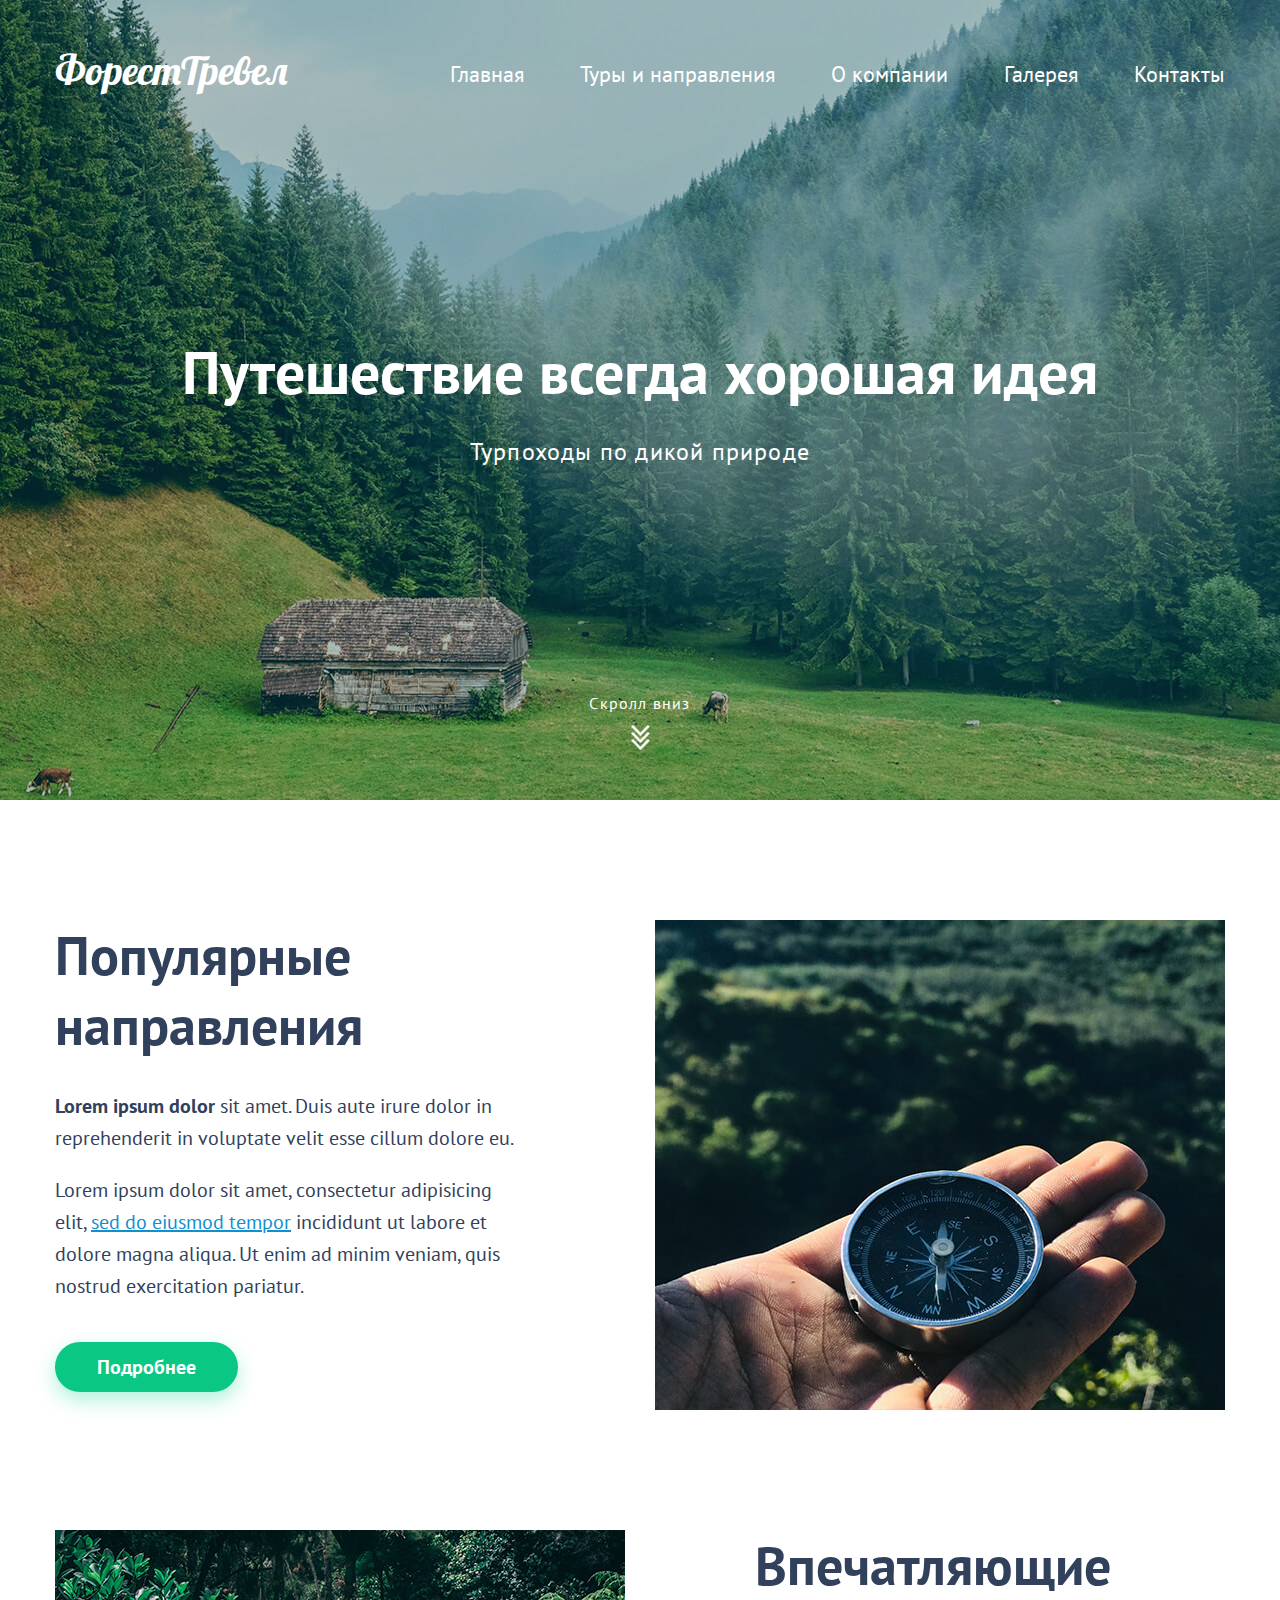
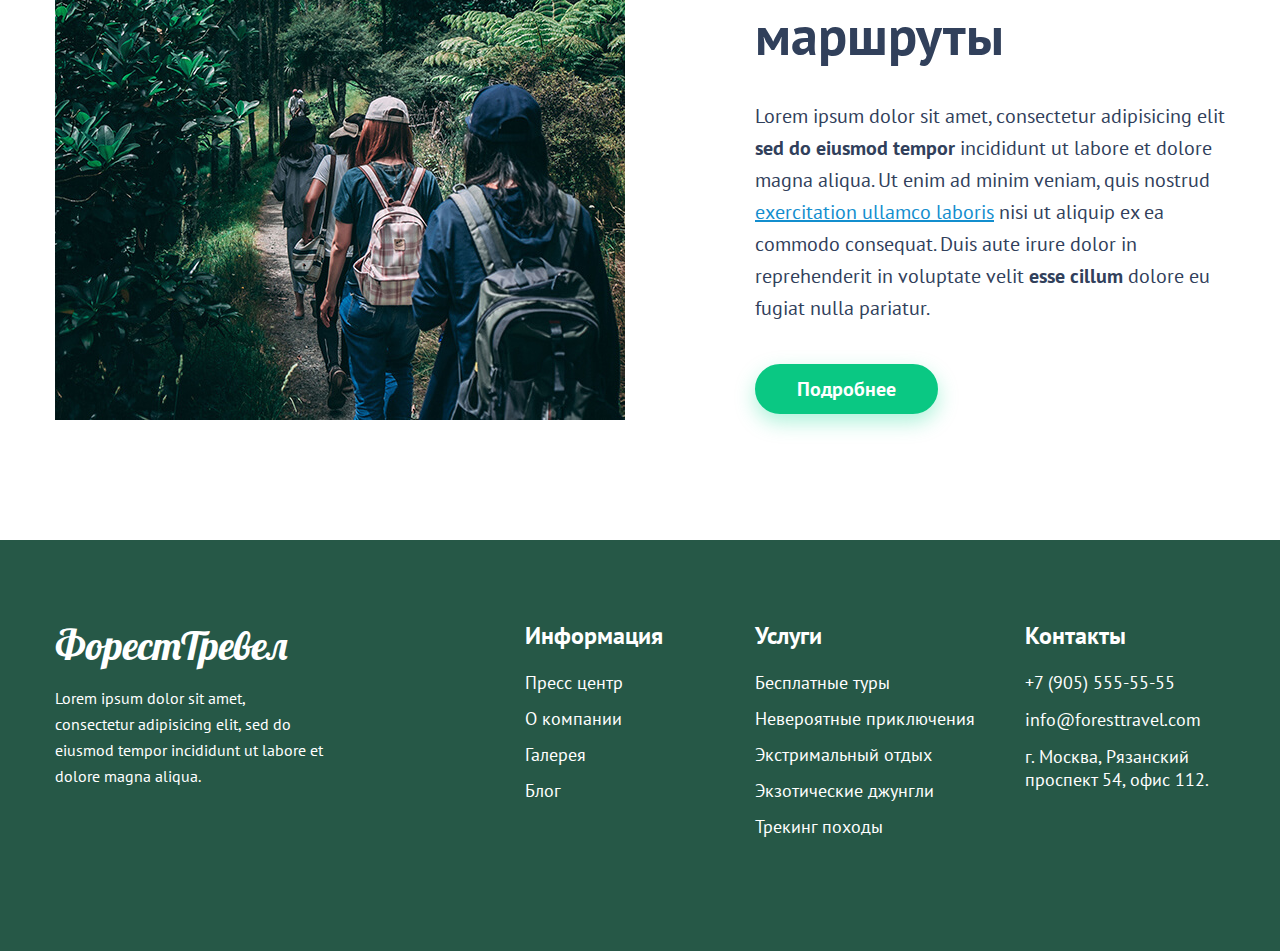
<file: docs/index.html>
<!DOCTYPE html>
<html lang="ru">
<head>
    <meta charset="UTF-8">
    <meta name="viewport" content="width=device-width, initial-scale=1.0">
    <title>ФорестТревел - Турпоходы по дикой природе</title>
    <link rel="stylesheet" href="./css/main.css">
    <link href="https://fonts.googleapis.com/css?family=Lobster|PT+Sans:400,400i,700,700i&display=swap&subset=cyrillic-ext" rel="stylesheet">
</head>
<body>
    <!-- header -->
    <div class="header">
        <div class="container">
            <div class="logo"><a href="#" class="logo-link">ФорестТревел</a></div>
            <div class="navigation">
                <a href="#" class="navigation-link">Главная</a>
                <a href="tours.html" class="navigation-link">Туры и направления</a>
                <a href="#" class="navigation-link">О компании</a>
                <a href="#" class="navigation-link">Галерея</a>
                <a href="contacts.html" class="navigation-link">Контакты</a>    
            </div>
        </div>
            <div class="header-content">
                <h2 class="header-title">Путешествие всегда хорошая идея</h2>
               <h3 class="header-subtitle">Турпоходы по дикой природе</h3>
            </div>
        <div class="header-scroll">
            <div class="header-scroll-text">Скролл вниз</div> 
            <img src="img/arrow-down.png" alt="Scroll icon">
        </div>
    </div>
    <!-- // header -->

    <!-- section-content -->
    <div class="section-content">
        <div class="container">
            <!-- contnt-row -->
            <div class="content-row">
                <div class="content-desc float-left">
                    <h3 class="content-title">Популярные направления</h3>
                    <div class="content-text">
                        <p class="pop-direction"> <strong>Lorem ipsum dolor</strong> sit amet. Duis aute irure dolor in reprehenderit in voluptate velit esse cillum dolore eu.</p>
                        <p>Lorem ipsum dolor sit amet, consectetur adipisicing elit, <a href="some-page.html">sed do eiusmod tempor</a> incididunt ut labore et dolore magna aliqua. Ut enim ad minim veniam, quis nostrud exercitation pariatur.</p>
                    </div>
                    <a href="#" class="button">Подробнее</a>
                </div>
                <div class="content-img float-right">
                    <img src="img/img-01.jpg" alt="Популярные направления">
                </div>
            </div>
            <!-- // contnt-row -->

            <!-- contnt-row -->
            <div class="content-row">
                <div class="content-img float-left">
                    <img src="img/img-02.jpg" alt="Впечатляющие маршруты">
                </div>
                <div class="content-desc float-right">
                    <h3 class="content-title">Впечатляющие маршруты</h3>
                    <div class="content-text">
                        <p>Lorem ipsum dolor sit amet, consectetur adipisicing elit <strong>sed do eiusmod tempor</strong> incididunt ut labore et dolore magna aliqua. Ut enim ad minim veniam, quis nostrud <a href="some-page.html">exercitation ullamco laboris</a> nisi ut aliquip ex ea commodo consequat. Duis aute irure dolor in reprehenderit in voluptate velit <strong>esse cillum</strong> dolore eu fugiat nulla pariatur.</p>
                    </div>
                    <a href="#" class="button">Подробнее</a>
                </div>
            </div>
            <!-- // contnt-row -->
        </div>

    </div> 
    <!-- // section-content  -->

    <!-- footer -->
    <div class="footer">
        <div class="container">
            <!-- footer-left -->
            <div class="footer-left">
                <div class="footer-logo">ФорестТревел</div>
                <div class="footer-about">Lorem ipsum dolor sit amet, consectetur adipisicing elit, sed do eiusmod tempor incididunt ut labore et dolore magna aliqua. </div>
            </div>
            <!-- // footer-left -->
            <!-- footer-right -->
            <div class="footer-right">
                <!-- footer-col -->
                <div class="footer-col footer-col-info">
                    <div class="footer-title">Информация</div>
                    <ul class="footer-list">
                        <li class="footer-list-item">
                            <a href="" class="footer-list-link">Пресс центр</a>
                        </li>
                        <li class="footer-list-item">
                            <a href="" class="footer-list-link">О компании</a>
                        </li>
                        <li class="footer-list-item">
                            <a href="" class="footer-list-link">Галерея</a>
                        </li>
                        <li class="footer-list-item">
                            <a href="" class="footer-list-link">Блог</a>
                        </li>
                    </ul>
                </div>
                <!-- // footer-col -->
                <!-- footer-col -->
                <div class="footer-col footer-col-services">
                    <div class="footer-title">Услуги</div>
                    <ul class="footer-list">
                        <li class="footer-list-item">
                            <a href="#" class="footer-list-link">Бесплатные туры</a>
                        </li>
                        <li class="footer-list-item">
                            <a href="#" class="footer-list-link">Невероятные приключения</a>
                        </li>
                        <li class="footer-list-item">
                            <a href="#" class="footer-list-link">Экстримальный отдых</a>
                        </li>
                        <li class="footer-list-item">
                            <a href="#" class="footer-list-link">Экзотические джунгли</a>
                        </li>
                        <li class="footer-list-item">
                            <a href="#" class="footer-list-link">Трекинг походы</a>
                        </li>
                    </ul>
                </div>
                <!-- // footer-col -->
                <!-- footer-col -->
                <div class="footer-col footer-col-contacts">
                    <div class="footer-title">Контакты</div>
                    <p class="footer-text">+7 (905) 555-55-55</p>
                    <p class="footer-text">info@foresttravel.com</p> 
                    <p class="footer-text">г. Москва, Рязанский проспект 54, офис 112.</p>
                </div>
                <!-- // footer-col -->
            </div>
            <!-- // footer-right -->
        </div>
    </div>
    <!-- // footer -->
</body>
</html>
</file>
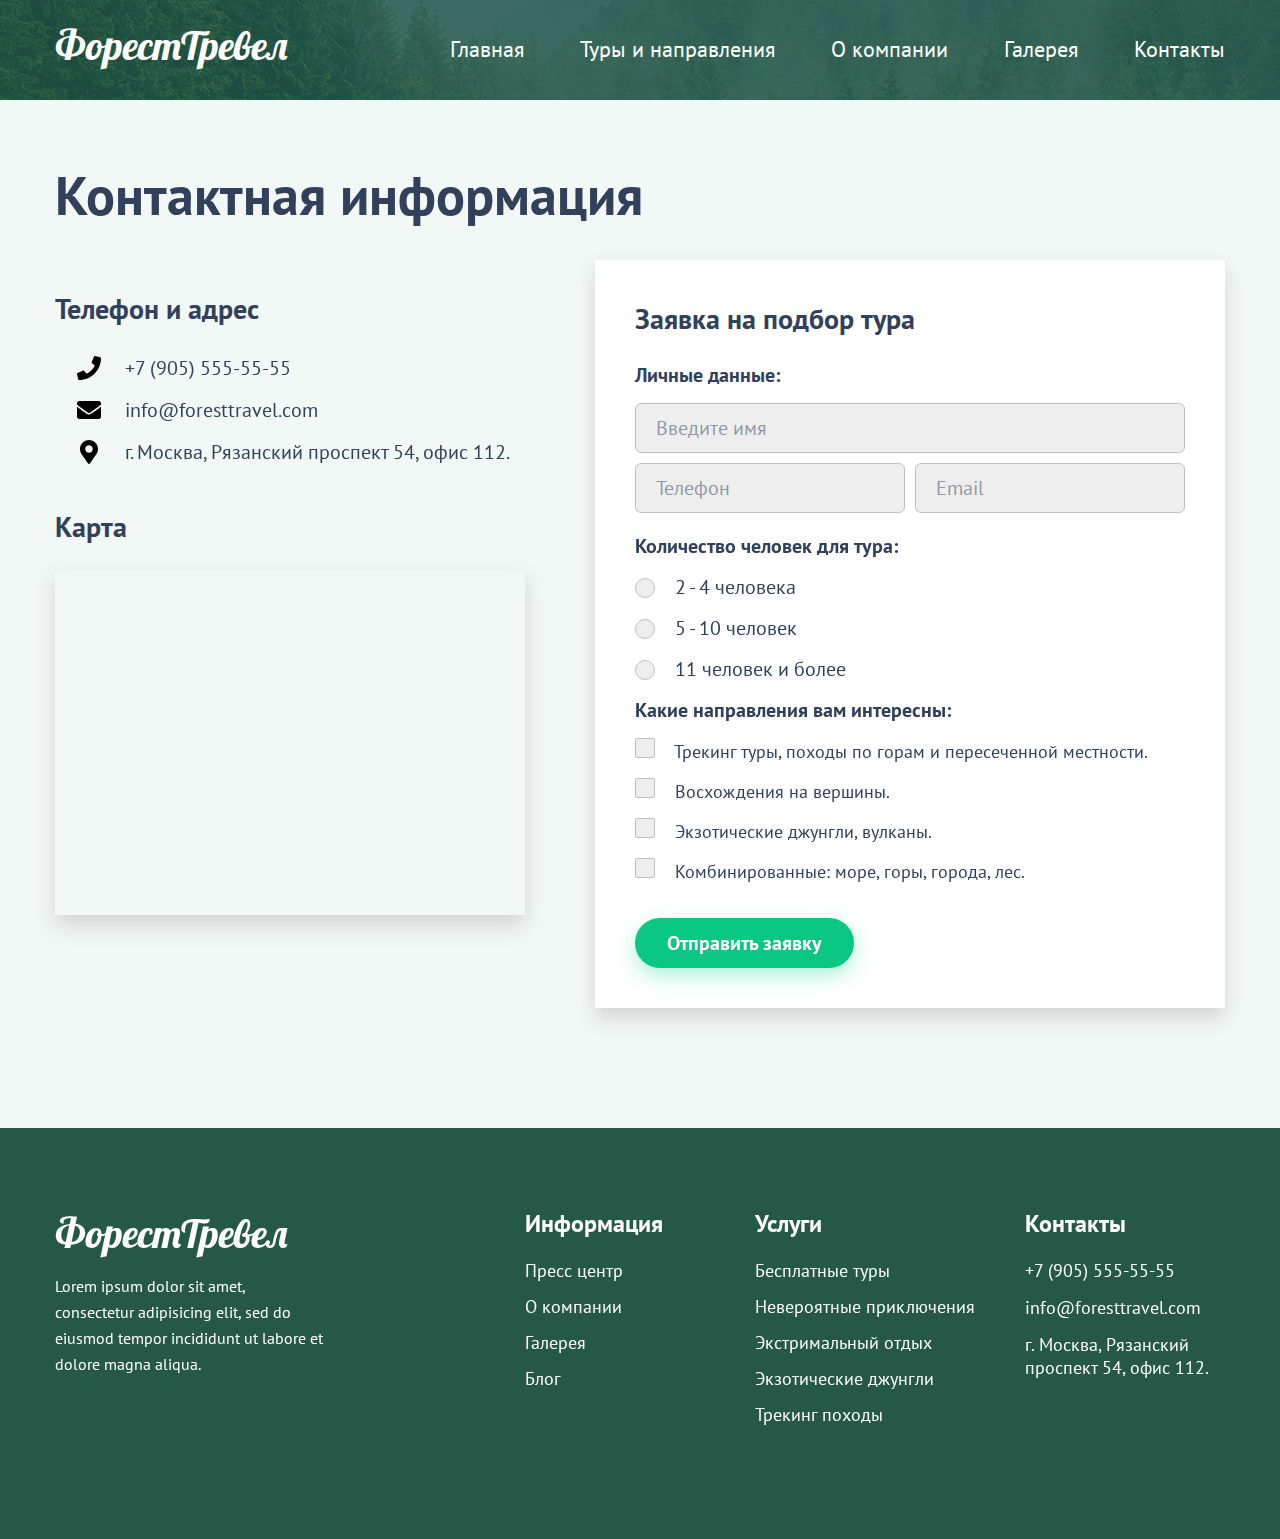
<file: docs/contacts.html>
<!DOCTYPE html>
<html lang="ru">
<head>
    <meta charset="UTF-8">
    <meta name="viewport" content="width=device-width, initial-scale=1.0">
    <title>ФорестТревел - Контакты</title>
    <link rel="stylesheet" href="./css/main.css">
    <link href="https://fonts.googleapis.com/css?family=Lobster|PT+Sans:400,400i,700,700i&display=swap&subset=cyrillic-ext" rel="stylesheet">
</head>
<body class="bg-inner" >

    <!-- header-inner -->
    <div class="header-inner">
        <div class="container">

            <div class="logo"><a href="index.html" class="logo-link">ФорестТревел</a></div>

            <div class="navigation">
                <a href="index.html" class="navigation-link">Главная</a>
                <a href="tours.html" class="navigation-link">Туры и направления</a>
                <a href="#" class="navigation-link">О компании</a>
                <a href="#" class="navigation-link">Галерея</a>
                <a href="#" class="navigation-link">Контакты</a>    
            </div>

        </div>
    </div>
    <!-- // header-inner -->

    <!-- section-content-inner -->
    <div class="section-content-inner">
        <div class="container">
            <h1 class="content-title">Контактная информация</h1>
            
            <div class="row">
                <!-- Адрес -->
                <div class="contacts-address">

                    <h3 class="title-medium">Телефон и адрес</h3>
                    
                    <ul class="contacts-list">
                        <li class="contacts-list-item contacts-list-item-phone"><a href="tel:+79829690429" class="contacts-list-link">
                            +7 (905) 555-55-55</a></li>
                        <li class="contacts-list-item contacts-list-item-email"><a href="mailto:Vladgolubenko024@gmail.com" class="contacts-list-link">info@foresttravel.com</a></li>
                        <li class="contacts-list-item contacts-list-item-address">г. Москва, Рязанский проспект 54, офис 112.</li>
                    </ul>

                    <h3 class="title-medium">Карта</h3>
                        <div class="map-holder">
                            <iframe src="https://yandex.ru/map-widget/v1/-/CKU3YNY0" width="470" height="345" frameborder="0" allowfullscreen="true"></iframe>
                        </div>
                </div>
                <!-- // Адрес -->

                <!-- Форма обратной связи -->
                <div class="contacts-form">

                    <div class="form">
                        <h3 class="title-medium">Заявка на подбор тура</h3>

                        <!-- formgroup INPUTS -->
                        <div class="formgroup">

                            <h4 class="title-micro">Личные данные:</h4>

                            <input type="text" class="input" placeholder="Введите имя">

                        <!-- 1-й способ -->
                        <!-- <div class="row">
                            <input type="text" class="input input-inline" placeholder="Телефон">
                            <input type="text" class="input input-inline" placeholder="Email">
                        </div> -->

                        <!-- 2-й способ -->
                            <div class="row">
                                <div class="input-col-50">
                                    <input type="text" class="input" placeholder="Телефон">
                                </div>
                                <div class="input-col-50">
                                    <input type="text" class="input" placeholder="Email">
                                </div>
                            </div>
                        </div>
                        <!-- // formgroup INPUTS -->

                        <!-- formgroup RADIO -->
                        <div class="formgroup">
                        <h4 class="title-micro">Количество человек для тура:</h4>

                        <label class="label-radio">
                            <input type="radio" name="people-number" class="real-radio">
                            <span class="custom-radio"></span>
                            2 - 4 человека
                        </label>
                            
                        <label class="label-radio">
                            <input type="radio" name="people-number" class="real-radio">
                            <span class="custom-radio"></span>
                            5 - 10 человек
                        </label>

                        <label class="label-radio">
                            <input type="radio" name="people-number" class="real-radio">
                            <span class="custom-radio"></span>
                            11 человек и более
                        </label>

                        </div>
                        <!-- // formgroup RADIO -->

                        <!-- formgroup CHECKBOXES -->
                        <div class="formgroup">
                            <h4 class="title-micro">Какие направления вам интересны:</h4>

                            <label class="label-checkbox">
                                <input type="checkbox" class="real-checkbox">
                                <span class="custom-checkbox"></span>
                                Трекинг туры, походы по горам и пересеченной местности.
                            </label>

                            <label class="label-checkbox">
                                <input type="checkbox" class="real-checkbox">
                                <span class="custom-checkbox"></span>
                                Восхождения на вершины.
                            </label>

                            <label class="label-checkbox">
                                <input type="checkbox" class="real-checkbox">
                                <span class="custom-checkbox"></span>
                                Экзотические джунгли, вулканы.
                            </label>

                            <label class="label-checkbox">
                                <input type="checkbox" class="real-checkbox">
                                <span class="custom-checkbox"></span>
                                Комбинированные: море, горы, города, лес.
                            </label>

                        </div>
                        <!-- // formgroup CHECKBOXES -->

                        <div class="button-holder">
                            <button type="submit" class="button button-form">Отправить заявку</button>
                        </div>
                    </div>
                </div>
                <!-- // Форма обратной связи -->
            </div>
        </div>
    </div>
    <!-- // section-content-inner -->

    <!-- footer -->
    <div class="footer">
        <div class="container">
            <!-- footer-left -->
            <div class="footer-left">
                <div class="footer-logo">ФорестТревел</div>
                <div class="footer-about">Lorem ipsum dolor sit amet, consectetur adipisicing elit, sed do eiusmod tempor incididunt ut labore et dolore magna aliqua. </div>
            </div>
            <!-- // footer-left -->
            <!-- footer-right -->
            <div class="footer-right">
                <!-- footer-col -->
                <div class="footer-col footer-col-info">
                    <div class="footer-title">Информация</div>
                    <ul class="footer-list">
                        <li class="footer-list-item">
                            <a href="" class="footer-list-link">Пресс центр</a>
                        </li>
                        <li class="footer-list-item">
                            <a href="" class="footer-list-link">О компании</a>
                        </li>
                        <li class="footer-list-item">
                            <a href="" class="footer-list-link">Галерея</a>
                        </li>
                        <li class="footer-list-item">
                            <a href="" class="footer-list-link">Блог</a>
                        </li>
                    </ul>
                </div>
                <!-- // footer-col -->
                <!-- footer-col -->
                <div class="footer-col footer-col-services">
                    <div class="footer-title">Услуги</div>
                    <ul class="footer-list">
                        <li class="footer-list-item">
                            <a href="#" class="footer-list-link">Бесплатные туры</a>
                        </li>
                        <li class="footer-list-item">
                            <a href="#" class="footer-list-link">Невероятные приключения</a>
                        </li>
                        <li class="footer-list-item">
                            <a href="#" class="footer-list-link">Экстримальный отдых</a>
                        </li>
                        <li class="footer-list-item">
                            <a href="#" class="footer-list-link">Экзотические джунгли</a>
                        </li>
                        <li class="footer-list-item">
                            <a href="#" class="footer-list-link">Трекинг походы</a>
                        </li>
                    </ul>
                </div>
                <!-- // footer-col -->
                <!-- footer-col -->
                <div class="footer-col footer-col-contacts">
                    <div class="footer-title">Контакты</div>
                    <p class="footer-text">+7 (905) 555-55-55</p>
                    <p class="footer-text">info@foresttravel.com</p> 
                    <p class="footer-text">г. Москва, Рязанский проспект 54, офис 112.</p>
                </div>
                <!-- // footer-col -->
            </div>
            <!-- // footer-right -->
        </div>
    </div>
    <!-- // footer -->
</body>
</html>
</file>
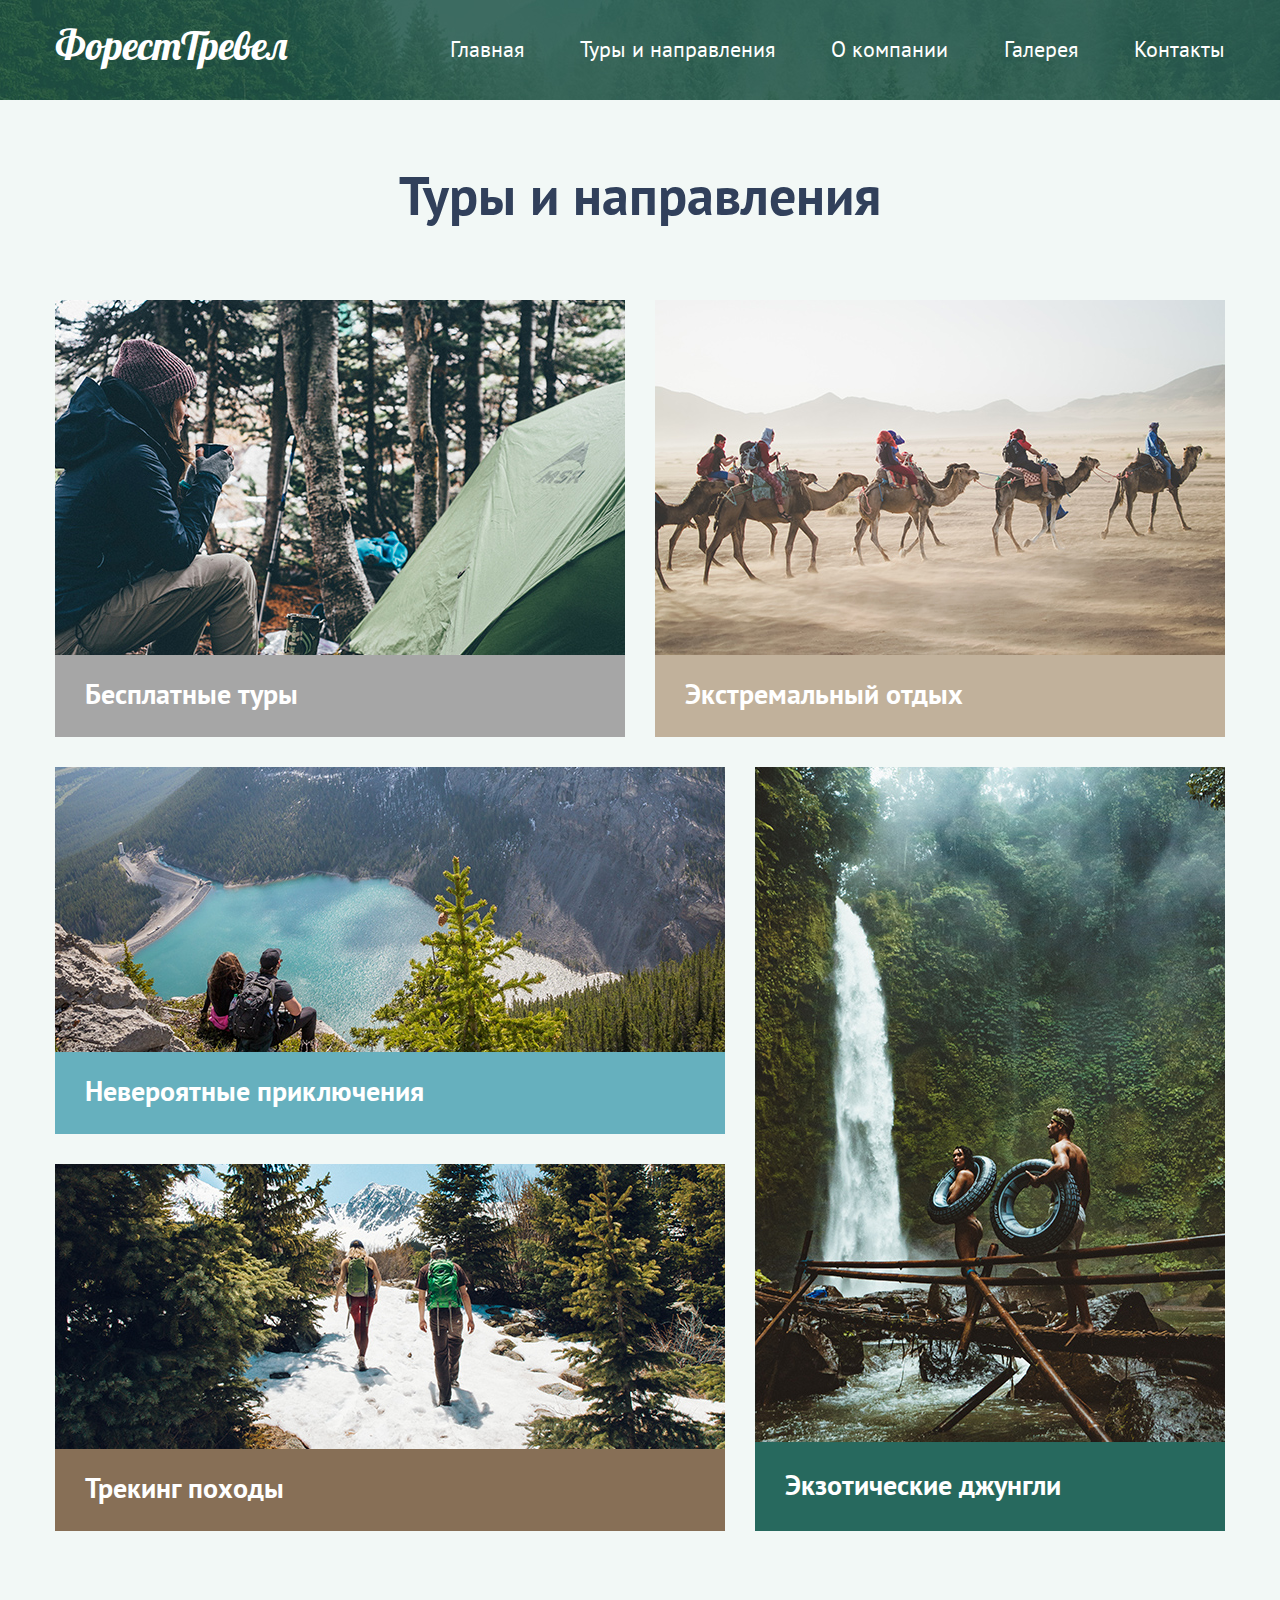
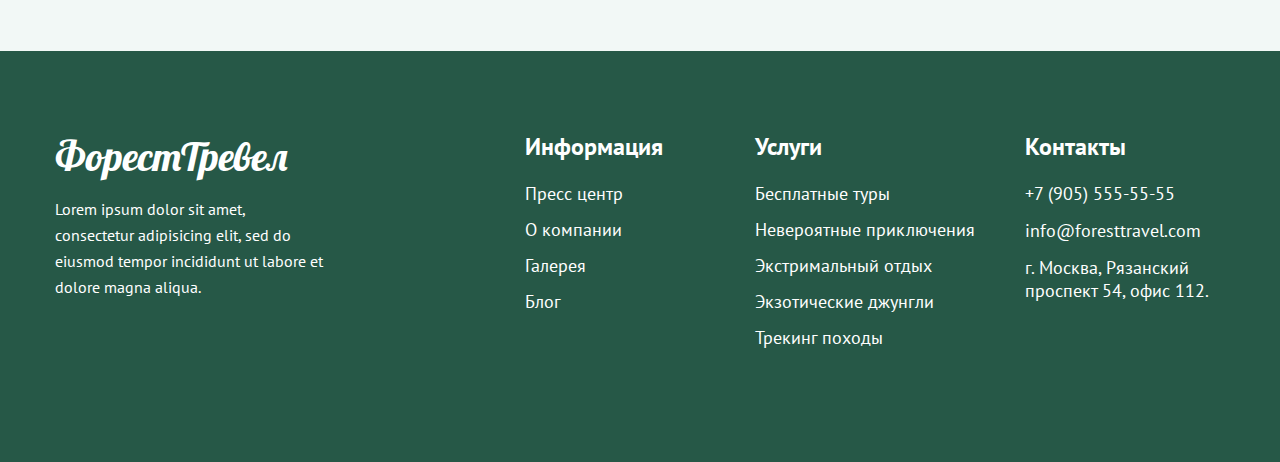
<file: docs/tours.html>
<!DOCTYPE html>
<html lang="ru">
<head>
    <meta charset="UTF-8">
    <meta name="viewport" content="width=device-width, initial-scale=1.0">
    <title>ФорестТревел - Туры и направления</title>
    <link rel="stylesheet" href="./css/main.css">
    <link href="https://fonts.googleapis.com/css?family=Lobster|PT+Sans:400,400i,700,700i&display=swap&subset=cyrillic-ext" rel="stylesheet">
</head>
<body class="bg-inner" >

    <!-- header-inner -->
    <div class="header-inner">
        <div class="container">

            <div class="logo"><a href="index.html" class="logo-link">ФорестТревел</a></div>

            <div class="navigation">
                <a href="index.html" class="navigation-link">Главная</a>
                <a href="#" class="navigation-link">Туры и направления</a>
                <a href="#" class="navigation-link">О компании</a>
                <a href="#" class="navigation-link">Галерея</a>
                <a href="contacts.html" class="navigation-link">Контакты</a>    
            </div>

        </div>
    </div>
    <!-- // header-inner -->

    <!-- section-tours-inner -->
    <div class="section-content-inner">

        <div class="container">

            <h1 class="tours-title">Туры и направления</h1>

            <!-- row-cards -->
            <div class="row-cards">

                <!-- card-content-wrapper -->
                <div class="card-content-wrapper float-left">
                    <img src="img/tours/free.jpg" alt="Бесплатные туры">
                    <a href="#" class="card-heading">Бесплатные туры</a>   
                </div>
                <!-- // card-content-wrapper -->

                <!-- card-content-wrapper -->
                <div class="card-content-wrapper float-right">
                    <img src="img/tours/extreme.jpg" alt="Экстремальный отдых">
                    <a href="#" class="card-heading gold">Экстремальный отдых</a>
                </div>
                <!-- // card-content-wrapper -->

            </div>
            <!-- // row-cards -->

            <!-- row-cards -->
            <div class="row-cards">

                <!-- column-cards -->
                <div class="column-cards float-left">

                    <!-- card-content-wrapper -->
                    <div class="card-content-wrapper margin-bottom">
                        <img src="img/tours/incredible.jpg" alt="Невероятные приключения">
                        <a href="#" class="card-heading aqua">Невероятные приключения</a>
                    </div>
                    <!-- // card-content-wrapper -->

                    <!-- card-content-wrapper -->
                    <div class="card-content-wrapper">
                        <img src="img/tours/trek.jpg" alt="Трекинг походы">
                        <a href="trekking.html" class="card-heading brown">Трекинг походы</a>
                    </div>
                    <!-- // card-content-wrapper -->

                </div>
                <!-- // column-cards -->   

                <!-- card-content-wrapper -->
                <div class="card-content-wrapper float-right">
                        <img src="img/tours/jungle.jpg" alt="Экзотические джунгли">
                        <a href="#" class="card-heading card-heading--tall green">Экзотические джунгли</a>
                </div>
                <!-- // card-content-wrapper -->
                
            </div>
            <!-- // row-cards -->
        </div>
    </div>
    <!-- // section-tours-inner -->

    <!-- footer -->
    <div class="footer">
        <div class="container">
            <!-- footer-left -->
            <div class="footer-left">
                <div class="footer-logo">ФорестТревел</div>
                <div class="footer-about">Lorem ipsum dolor sit amet, consectetur adipisicing elit, sed do eiusmod tempor incididunt ut labore et dolore magna aliqua. </div>
            </div>
            <!-- // footer-left -->
            <!-- footer-right -->
            <div class="footer-right">
                <!-- footer-col -->
                <div class="footer-col footer-col-info">
                    <div class="footer-title">Информация</div>
                    <ul class="footer-list">
                        <li class="footer-list-item">
                            <a href="" class="footer-list-link">Пресс центр</a>
                        </li>
                        <li class="footer-list-item">
                            <a href="" class="footer-list-link">О компании</a>
                        </li>
                        <li class="footer-list-item">
                            <a href="" class="footer-list-link">Галерея</a>
                        </li>
                        <li class="footer-list-item">
                            <a href="" class="footer-list-link">Блог</a>
                        </li>
                    </ul>
                </div>
                <!-- // footer-col -->
                <!-- footer-col -->
                <div class="footer-col footer-col-services">
                    <div class="footer-title">Услуги</div>
                    <ul class="footer-list">
                        <li class="footer-list-item">
                            <a href="#" class="footer-list-link">Бесплатные туры</a>
                        </li>
                        <li class="footer-list-item">
                            <a href="#" class="footer-list-link">Невероятные приключения</a>
                        </li>
                        <li class="footer-list-item">
                            <a href="#" class="footer-list-link">Экстримальный отдых</a>
                        </li>
                        <li class="footer-list-item">
                            <a href="#" class="footer-list-link">Экзотические джунгли</a>
                        </li>
                        <li class="footer-list-item">
                            <a href="#" class="footer-list-link">Трекинг походы</a>
                        </li>
                    </ul>
                </div>
                <!-- // footer-col -->
                <!-- footer-col -->
                <div class="footer-col footer-col-contacts">
                    <div class="footer-title">Контакты</div>
                    <p class="footer-text">+7 (905) 555-55-55</p>
                    <p class="footer-text">info@foresttravel.com</p> 
                    <p class="footer-text">г. Москва, Рязанский проспект 54, офис 112.</p>
                </div>
                <!-- // footer-col -->
            </div>
            <!-- // footer-right -->
        </div>
    </div>
    <!-- // footer -->
</body>
</html>
</file>
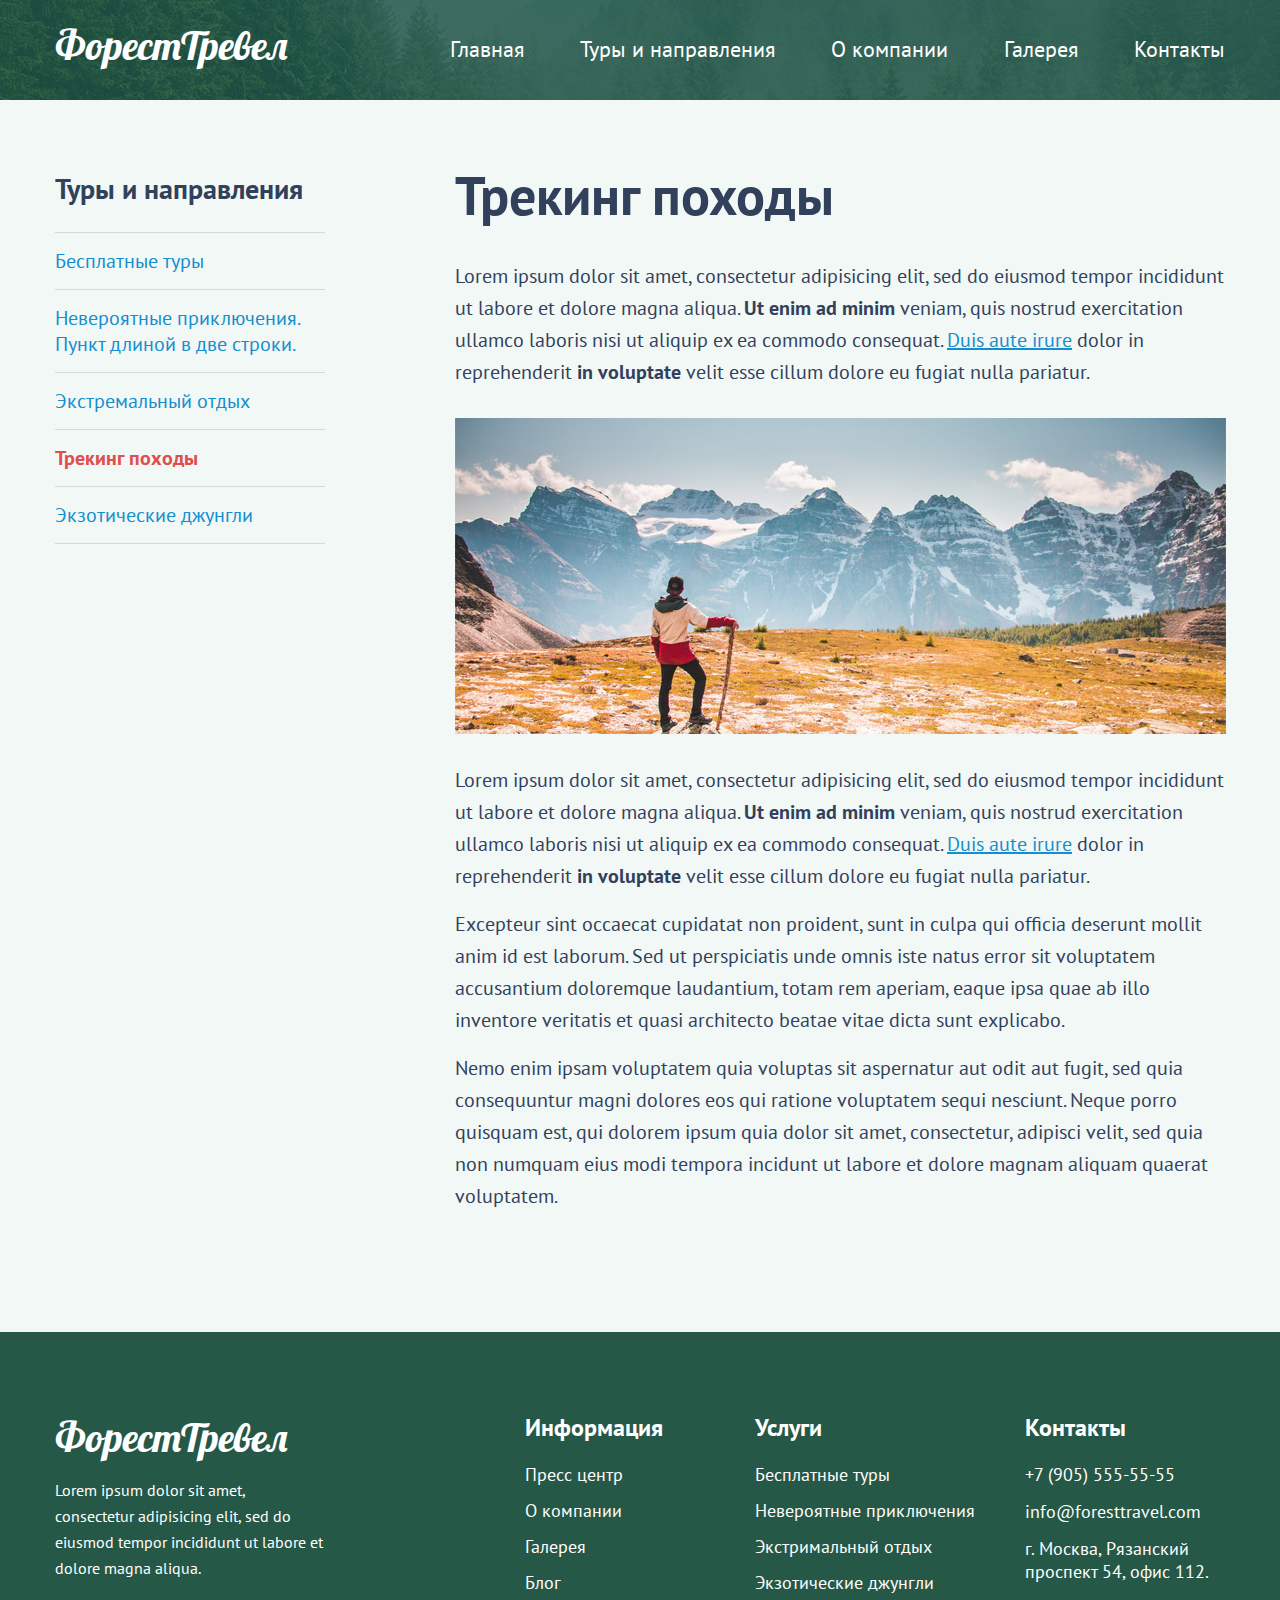
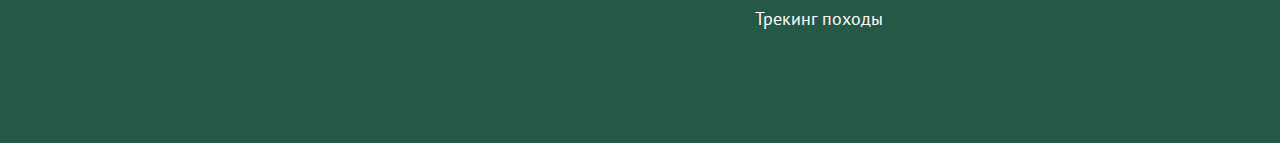
<file: docs/trekking.html>
<!DOCTYPE html>
<html lang="ru">
<head>
    <meta charset="UTF-8">
    <meta name="viewport" content="width=device-width, initial-scale=1.0">
    <title>ФорестТревел - Трекинг походы</title>
    <link rel="stylesheet" href="./css/main.css">
    <link href="https://fonts.googleapis.com/css?family=Lobster|PT+Sans:400,400i,700,700i&display=swap&subset=cyrillic-ext" rel="stylesheet">
</head>
<body class="bg-inner" >

    <!-- header-inner -->
    <div class="header-inner">
        <div class="container">

            <div class="logo"><a href="index.html" class="logo-link">ФорестТревел</a></div>

            <div class="navigation">
                <a href="index.html" class="navigation-link">Главная</a>
                <a href="tours.html" class="navigation-link">Туры и направления</a>
                <a href="#" class="navigation-link">О компании</a>
                <a href="#" class="navigation-link">Галерея</a>
                <a href="contacts.html" class="navigation-link">Контакты</a>    
            </div>

        </div>
    </div>
    <!-- // header-inner -->

    <!-- section-content-inner -->
    <div class="section-content-inner">
        <div class="container">

            <!-- tours -->
            <div class="tours">
                <h2 class="title-medium">Туры и направления</h2>

                <ul class="tours-list">
                    <li class="tours-list-item">
                        <a href="#" class="tours-navigation-link tours-navigation-link--decorate">Бесплатные туры</a>
                    </li>
                    <li class="tours-list-item">
                        <a href="#" class="tours-navigation-link">Невероятные приключения. Пункт длиной в две строки.</a>
                    </li>
                    <li class="tours-list-item">
                        <a href="#" class="tours-navigation-link">Экстремальный отдых</a>
                    </li>
                    <li class="tours-list-item">
                        <a href="#" class="tours-navigation-link active">Трекинг походы</a>
                    </li>
                    <li class="tours-list-item">
                        <a href="#" class="tours-navigation-link">Экзотические джунгли</a>
                    </li>
                </ul>
            </div>
            <!-- // tours -->

            <!-- trekking-article -->
            <div class="trekking-article">
                <h1 class="content-title">Трекинг походы</h1>

                <p class="first-text">Lorem ipsum dolor sit amet, consectetur adipisicing elit, sed do eiusmod tempor incididunt ut labore et dolore magna aliqua. <strong>Ut enim ad minim</strong> veniam, quis nostrud exercitation ullamco laboris nisi ut aliquip ex ea commodo consequat. <a href="some-page.html">Duis aute irure</a> dolor in reprehenderit <strong>in voluptate</strong> velit esse cillum dolore eu fugiat nulla pariatur.</p>

                <img src="img/trekking.jpg" alt="Трекинг походы">

                <p class="second-text">Lorem ipsum dolor sit amet, consectetur adipisicing elit, sed do eiusmod tempor incididunt ut labore et dolore magna aliqua. <strong>Ut enim ad minim</strong> veniam, quis nostrud exercitation ullamco laboris nisi ut aliquip ex ea commodo consequat. <a href="some-page.html">Duis aute irure</a> dolor in reprehenderit <strong>in voluptate</strong> velit esse cillum dolore eu fugiat nulla pariatur. </p>

                <p>Excepteur sint occaecat cupidatat non proident, sunt in culpa qui officia deserunt mollit anim id est laborum. Sed ut perspiciatis unde omnis iste natus error sit voluptatem accusantium doloremque laudantium, totam rem aperiam, eaque ipsa quae ab illo inventore veritatis et quasi architecto beatae vitae dicta sunt explicabo.</p>

                <p>Nemo enim ipsam voluptatem quia voluptas sit aspernatur aut odit aut fugit, sed quia consequuntur magni dolores eos qui ratione voluptatem sequi nesciunt. Neque porro quisquam est, qui dolorem ipsum quia dolor sit amet, consectetur, adipisci velit, sed quia non numquam eius modi tempora incidunt ut labore et dolore magnam aliquam quaerat voluptatem.</p>

            </div>
            <!-- // trekking-article -->
        </div>
    </div>
    <!-- // section-content-inner -->

    <!-- footer -->
    <div class="footer">
        <div class="container">
            <!-- footer-left -->
            <div class="footer-left">
                <div class="footer-logo">ФорестТревел</div>
                <div class="footer-about">Lorem ipsum dolor sit amet, consectetur adipisicing elit, sed do eiusmod tempor incididunt ut labore et dolore magna aliqua. </div>
            </div>
            <!-- // footer-left -->
            <!-- footer-right -->
            <div class="footer-right">
                <!-- footer-col -->
                <div class="footer-col footer-col-info">
                    <div class="footer-title">Информация</div>
                    <ul class="footer-list">
                        <li class="footer-list-item">
                            <a href="" class="footer-list-link">Пресс центр</a>
                        </li>
                        <li class="footer-list-item">
                            <a href="" class="footer-list-link">О компании</a>
                        </li>
                        <li class="footer-list-item">
                            <a href="" class="footer-list-link">Галерея</a>
                        </li>
                        <li class="footer-list-item">
                            <a href="" class="footer-list-link">Блог</a>
                        </li>
                    </ul>
                </div>
                <!-- // footer-col -->
                <!-- footer-col -->
                <div class="footer-col footer-col-services">
                    <div class="footer-title">Услуги</div>
                    <ul class="footer-list">
                        <li class="footer-list-item">
                            <a href="#" class="footer-list-link">Бесплатные туры</a>
                        </li>
                        <li class="footer-list-item">
                            <a href="#" class="footer-list-link">Невероятные приключения</a>
                        </li>
                        <li class="footer-list-item">
                            <a href="#" class="footer-list-link">Экстримальный отдых</a>
                        </li>
                        <li class="footer-list-item">
                            <a href="#" class="footer-list-link">Экзотические джунгли</a>
                        </li>
                        <li class="footer-list-item">
                            <a href="#" class="footer-list-link">Трекинг походы</a>
                        </li>
                    </ul>
                </div>
                <!-- // footer-col -->
                <!-- footer-col -->
                <div class="footer-col footer-col-contacts">
                    <div class="footer-title">Контакты</div>
                    <p class="footer-text">+7 (905) 555-55-55</p>
                    <p class="footer-text">info@foresttravel.com</p> 
                    <p class="footer-text">г. Москва, Рязанский проспект 54, офис 112.</p>
                </div>
                <!-- // footer-col -->
            </div>
            <!-- // footer-right -->
        </div>
    </div>
    <!-- // footer -->
</body>
</html>
</file>
<file: docs/css/main.css>
* {
    box-sizing: border-box;
}

body {
    margin: 0;
    font-family: 'PT Sans', sans-serif;
    color: #31405b;
}

h1, h2, h3, h4, h5, h6, p, ul {
    margin: 0;
    padding: 0;
}

img {
    vertical-align: top;
}

iframe {
    vertical-align: top;
}

.container {
    width: 1170px;
    margin-left: auto;
    margin-right: auto;
}

.container::after {
    content: "";
    display: table;
    clear: both;
}

.row::after {
    content: "";
    display: table;
    clear: both;
}

.float-left {
    float: left; 
}

.float-right {
    float: right;
}

.bg-inner {
    background-color: #f2f8f6;
}

.title-medium {
    margin-top: 0;
    margin-bottom: 25px;
    font-size: 28px;
    font-weight: 700;
    color: #31405b;
}

.title-micro {
    margin: 0;
    margin-bottom: 15px;
    font-size: 20px;
    font-weight: 700;
    color: #31405b;
}

.button-holder {
    margin-top: 35px;
}

.button {
    outline: none;
    border: 2px solid #0ac883;
    box-shadow: 0px 8px 20px 0px rgba(24, 219, 148, 0.35);

    display: inline-block;
    background-color: #0ac883;
    padding-left: 40px;
    padding-right: 40px;
    padding-top: 8px;
    padding-bottom: 8px; 
    border-radius: 50px;

    font-size: 20px;
    color: #fff;
    font-weight: 700;
    text-decoration: none;
    line-height: 1.5;
    font-family: 'PT Sans', sans-serif; 
    transition: background-color 0.2s ease-in;

    cursor: pointer;
}

.button:hover {
    background-color: #2df5ab;
}

.button:active {
    background-color: #0baf73;
}

.button-form {
    padding-left: 30px;
    padding-right: 30px;
}

.button:focus {
    border: 2px solid #0baf73;
    box-shadow: 0px 0px 10px 0 rgba(9, 151, 99, 0.7);
}

.margin-bottom {
    margin-bottom: 30px;
}

/* -------------------------------------HEADER------------------------------------- */

.header {
    position: relative;
    width: 100%;
    height: 800px;
    padding-top: 45px;

    background-color: #28534c;
    background-image: url(../img/header-bg.jpg);
    background-repeat: no-repeat;
    background-position: center;
    background-size: cover;
    color: #fff;
}

.logo {
    float: left;
    width: 270px;
    font-family: 'Lobster', cursive;
    font-size: 40px;
    font-weight: 400;
}

.logo-link {
    text-decoration: none;
    color: #fff;
}

.navigation {
    float: right;
    width: 870px;
    padding-top: 15px;
    font-size: 22px;
    font-weight: 400;
    text-align: right; 
}

.navigation-link {
    display: inline-block;
    color: #fff;
    text-decoration: none;
    margin-right: 50px;
}

.navigation-link:last-child {
    margin-right: 0;
}

.navigation-link:hover {
    text-decoration: underline;
}

.header-content {
    position: absolute;
    top: 50%;
    left: 50%;
    transform: translate(-50%, -50%);
    width: 1170px;
    text-align: center;
}

.header-title {
    margin: 0;
    margin-bottom: 25px;
    font-size: 60px;
    font-weight: 700;
}

.header-subtitle {
    margin: 0;
    font-size: 24px;
    font-weight: 400;
    letter-spacing: 1.2px;
}

.header-scroll {
    position: absolute;
    left: 50%;
    bottom: 50px;
    transform: translateX(-50%);
    text-align: center;
}

.header-scroll-text {
    margin-bottom: 12px;
    font-size: 16px;
    letter-spacing: 1.2px;
}

/* --------------------------------------- HEADER-INNER --------------------------------------- */

.header-inner {
    padding-top: 20px;
    padding-bottom: 30px;
    background-image: url(../img/header-inner-bg.jpg);
    background-repeat: no-repeat;
    background-size: cover;
    background-position: center;
}

/* --------------------------------------CONTENT-SECTION-------------------------------------- */

.section-content {
    padding-top: 120px;
    padding-bottom: 120px;
}

.content-row {
    margin-bottom: 120px;
}

.content-row:last-child {
    margin-bottom: 0;
}

.content-desc {
    width: 470px;
}

.content-img {
    width: 570px;
}

.content-row::after {
    content: "";
    display: table;
    clear: both;
}

.content-title {
    margin: 0;
    margin-bottom: 30px;
    font-size: 54px;
    font-weight: 700;
    color: #31405b;
}

.content-text {
    margin-bottom: 40px;
}

.pop-direction {
    margin-bottom: 20px;
}

.content-text p {
    font-size: 20px;
    line-height: 1.6;
    font-weight: 400; 
    color: #31405b;
}

.content-text a {
    color: #138ece;
}

/* ------------------------------------------------ SECTION-CONTENT-INNER ----------------------------------------------------- */

.section-content-inner {
    padding-top: 60px;
    padding-bottom: 120px;
}

/* ---------------------------------------------- TOURS ------------------------------------------------------ */

.tours-title {
    margin: 0;
    margin-bottom: 70px;
    font-size: 54px;
    font-weight: 700;
    color: #31405b;
    text-align: center;
}

.row-cards {
    margin-bottom: 30px;
}

.row-cards::after {
    content: "";
    display: table;
    clear: both;
}

.row-cards:last-child {
    margin-bottom: 0;
}

.card-heading {
    display: block;
    padding-top: 20px;
    padding-left: 30px;
    padding-bottom: 25px;

    background-color: #a6a6a6;
    text-decoration: none;

    font-size: 28px;
    font-weight: 700;
    color: #fff;
}

.card-heading--tall {
    padding-top: 24px;
    padding-bottom: 28px;
}

.gold {
    background-color: #c1b19b;
}

.aqua {
    background-color: #66b0be;
}

.brown {
    background-color: #876f56;
}

.green {
    background-color: #27695e;
}

/* ---------------------------------------------------- CONTACTS ----------------------------------------------------- */

.contacts-address {
    margin-top: 30px;
    float: left;
    width: 470px;
}

.contacts-form {
    float: right;
    width: 630px;
}

.contacts-list {
    padding: 0;
    margin-bottom: 40px;
    padding-left: 70px;
    list-style-type: none;
    font-size: 20px;
    line-height: 1.6;
}

.contacts-list-item {
    position: relative;
    margin-bottom: 10px;
}

.contacts-list-item::before {
    position: absolute;
    content: "";
    width: 24px;
    height: 24px;
    top: 4px;
    left: -48px;

    background-repeat: no-repeat;
    background-position: center;
    background-size: contain;
}

.contacts-list-item-phone::before {
    background-image: url(../img/icons/phone-solid.svg);
}

.contacts-list-item-email::before {
    background-image: url(../img/icons/envelope-solid.svg);
}

.contacts-list-item-address::before {
    background-image: url(../img/icons/map-marker-alt-solid.svg);
}

.contacts-list-link {
    text-decoration: none;
    color: #31405b;
}

.map-holder {
    box-shadow: 0px 10px 20px 0px rgba(211, 211, 211, 1);
  }

.map-holder img {
    display: block;
}  

/* ------------------------------------------ FORM  ------------------------------------------ */

.form {
    padding: 40px;

    background-color: #fff;
    border-radius: 2px;
    box-shadow: 0px 10px 20px 0px rgba(211, 211, 211, 1);
}

.formgroup {
    margin-bottom: 10px;
}

.input {
    width: 100%;
    height: 50px;
    padding-left: 20px;
    margin-bottom: 10px;

    background-color: #eeeeee;
    border: 1px solid #c0c0c0;
    border-radius: 6px;
    
    font-size: 20px;
    font-family: 'PT Sans', sans-serif;
    color: #31405b;
}

.input::placeholder {
    color: rgba(49, 64, 91, 0.5);
}

.input:focus {
    outline: 0;
    border: 2px solid #0ac883;
    box-shadow: 0px 0px 10px 0 rgba(9, 151, 99, 0.5);  
}

/* 1-й способ реализации */

/* .input-inline {
    float: left;
    margin-right: 10px;
    width: calc(50% - 5px);
}

.input-inline:last-child {
    margin-right: 0;
} */

/* 2-й способ реализации */

.input-col-50 {
    float: left;
    width: 50%;
}

.input-col-50:first-child {
    padding-right: 5px;
}

.input-col-50:last-child {
    padding-left: 5px;
}

.label-radio {
    display: block;
    font-size: 20px;
    margin-bottom: 15px;
}

.custom-radio {
    position: relative;
    display: inline-block;
    width: 20px;
    height: 20px;
    margin-right: 15px;
    vertical-align: middle;
    margin-top: -3px;

    background-color: #eeeeee;
    border-radius: 50%;
    border: 1px solid rgb(192, 192, 192);

    cursor: pointer;     
}

.custom-radio::before {
    content: "";
    position: absolute;
    top: 0;
    bottom: 0;
    left: 0;
    right: 0;
    margin: auto;

    display: block;
    width: 12px;
    height: 12px;

    background-color: #2ab698;
    border-radius: 50%;

    display: none;
}

.real-radio:checked + .custom-radio::before {
    display: block;
}

.real-radio {
    position: absolute;
    width: 0;
    height: 0;
}

.real-radio:focus + .custom-radio {
    border: 2px solid #0ac883;
    box-shadow: 0px 0px 10px 0 rgba(9, 151, 99, 0.5);
}

.label-checkbox {
    display: block;
    margin-bottom: 15px;
    font-size: 18px;
}

.real-checkbox {
    position: absolute;
    width: 0;
    height: 0;
}

.real-checkbox:focus + .custom-checkbox {
    border: 2px solid #0ac883;
    box-shadow: 0px 0px 10px 0 rgba(9, 151, 99, 0.5);
}

.custom-checkbox {
    position: relative;
    display: inline-block;
    width: 20px;
    height: 20px;
    margin-right: 15px;

    background-color: #eeeeee;
    border: 1px solid #c0c0c0;
    border-radius: 2px;

    cursor: pointer;
}

.custom-checkbox::before {
    position: absolute;
    top: 0;
    bottom: 0;
    left: 0;
    right: 0;
    margin: auto;

    content: "";
    display: block;
    width: 15px;
    height: 12px;

    background-image: url(../img/icons/check-solid.svg);
    background-size: contain;
    background-position: center;
    background-repeat: no-repeat;

    display: none;
}

.real-checkbox:checked + .custom-checkbox::before {
    display: block;
}

/* ------------------------------------------------ TREKKING ------------------------------------------------ */

.tours {
    width: 270px;
    float: left;
    padding-top: 10px;
}

.tours-list {
    list-style: none;
}

.tours-navigation-link {
    display: block;
    padding-top: 15px;
    padding-bottom: 15px;

    border-bottom: 1px solid #d6d9d8;
    text-decoration: none;
    font-size: 20px;
    color: #138ece;    
}

.tours-navigation-link--decorate {
    border-top: 1px solid #d6d9d8;
}

.active {
    color: #e04e4e;
    font-weight: 700;
}

.trekking-article {
    float: right;
    width: 770px;
}

.trekking-article p {
    margin-bottom: 16px;
    font-size: 20px;
    line-height: 1.6;
}

.first-text {
    margin-bottom: 30px !important;
}

.second-text {
    margin-top: 30px;
}

.trekking-article p:last-child {
    margin-bottom: 0;
}

.trekking-article a {
color: #138ece;
}

/* ------------------------------------------------ FOOTER ------------------------------------------------ */

.footer {
    padding-top: 80px;
    padding-bottom: 100px;
    background-color: #265847;
    color: #fff;
}

.footer-left {
    float: left; 
    width: 270px;
}

.footer-right {
    float: right;
    max-width: 870px;
}

.footer-right::after {
    content: "";
    display: table;
    clear: both;
}

.footer-logo {
    margin-bottom: 15px;
    font-family: 'Lobster', cursive;
    font-size: 40px;
}

.footer-about {
    font-size: 16px;
    line-height: 1.625;
}

.footer-col {
    float: left;
    font-size: 18px;
    margin-right: 30px;
}

.footer-col:last-child {
    margin-right: 0;
}

.footer-col-info {
    width: 200px;
}

.footer-col-services {
    width: 240px;
}

.footer-col-contacts {
    width: 200px;
}

.footer-title {
    margin-bottom: 20px;
    font-size: 24px;
    font-weight: 700;
}

.footer-text {
    margin-bottom: 14px;
}

.footer-list {
    list-style: none;
    padding: 0;
    margin: 0;
}

.footer-list-item {
    margin-bottom: 13px;
}

.footer-list-link {
    text-decoration: none;
    color: #fff;
}

.footer-list-link:hover {
    text-decoration: underline;
}
</file>
